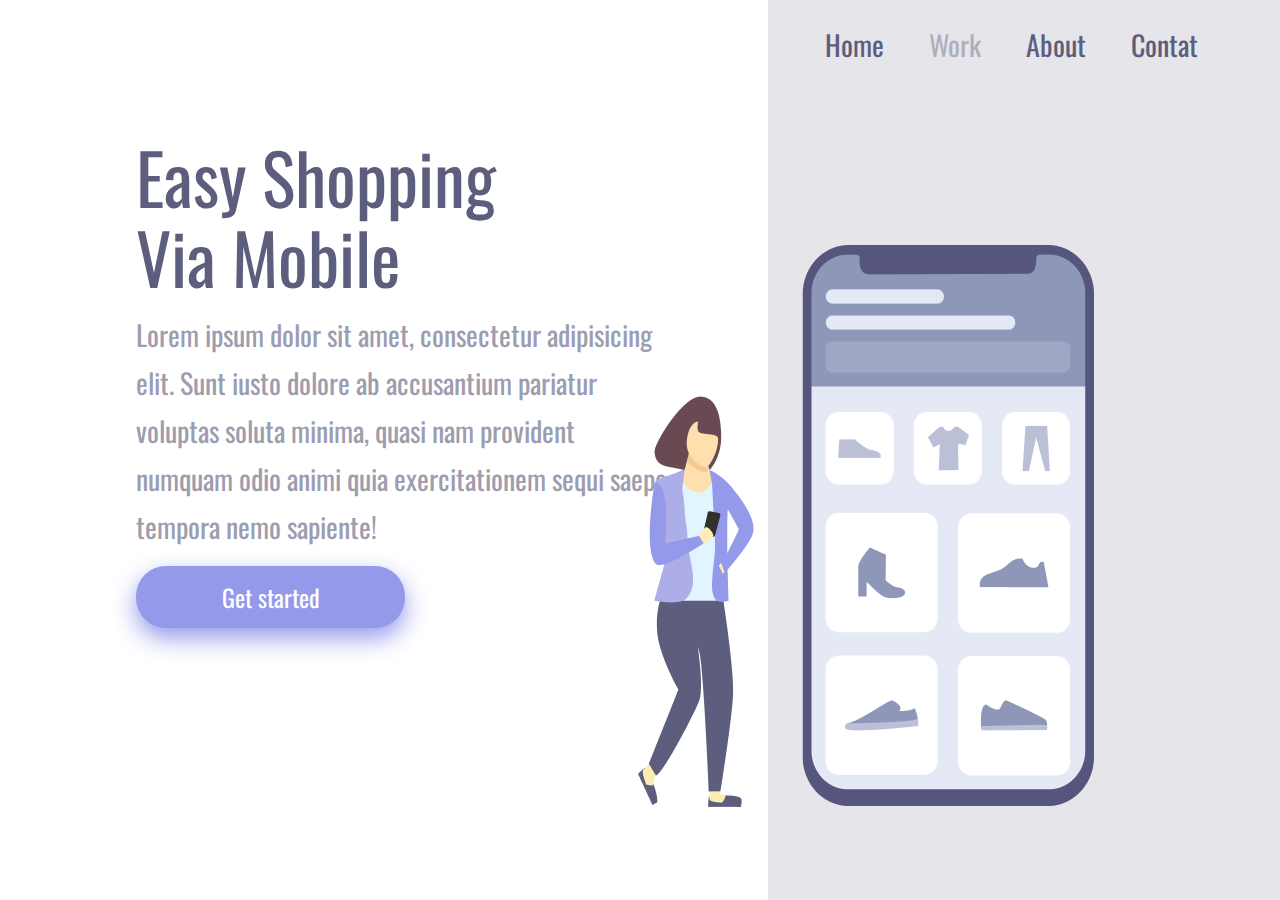
<file: index.html>
<!DOCTYPE html>
<html lang="en">

<head>
    <meta charset="UTF-8">
    <meta name="viewport" content="width=device-width, initial-scale=1.0">
    <link rel="stylesheet" href="./styles.css">
    </link>
    <link rel="preconnect" href="https://fonts.googleapis.com">
    <link rel="preconnect" href="https://fonts.gstatic.com" crossorigin>
    <link href="https://fonts.googleapis.com/css2?family=Oswald&family=Poppins:wght@400;500;700&display=swap"
        rel="stylesheet">
    <title>projeto</title>
</head>

<body>
    <div class="container">
        <section class="container-left">
            <h1>Easy Shopping
                Via Mobile</h1>
            <p>Lorem ipsum dolor sit amet, consectetur adipisicing elit. Sunt iusto dolore ab accusantium pariatur
                voluptas
                soluta minima, quasi nam provident numquam odio animi quia exercitationem sequi saepe tempora nemo
                sapiente!
            </p>
            <button> Get started</button>
        </section>

        <section class="container-right">
            <header>
                <a> Home</a>
                <a>Work</a>
                <a>About</a>
                <a>Contat</a>
               
            </header>
            <img alt="girl-cellphone" src="Illustration-3-3.png">
        </section>
    </div>
</body>

</html>
</file>
<file: styles.css>
* {
    margin: 0;
    padding: 0;
    box-sizing: border-box;
    font-family: 'Oswald', sans-serif;
}

.container {
    height: 100vh;
    width: 100vw;

}

.container-left {
    display: inline-block;
    width: 60%;
    padding: 136px;
    
}



.container-right {
    display: inline-block;
    background-color: rgba(93, 93, 125, 0.16);
    height: 100vh;
    width: 40%;
    position: absolute;

}

img {
    position: relative;
    top: 20%;
    right: 130px;

}

h1 {
    font-weight: 400;
    font-size: 70px;
    line-height: 80px;
    color: #5d5d7d;
    width: 368px;

}

p {
    font-weight: 400;
    font-size: 28px;
    line-height: 48px;
    color: #5d5d7d;
    opacity: 0.6;
    margin: 15px 0;
    width: 540px;
}

button {
    width: 269px;
    height: 62px;
    background: #9499ea;
    box-shadow: 0px 10px 24px rgba(148, 153, 234, 009799);
    font-size: 24px;
    line-height: 36px;
    text-align: center;
    color: #ffffff;
    border: none;
    border-radius: 30px;
    cursor: pointer;
}

button:hover {
    opacity: .8;
}

button:active {
    opacity: .5;

}

a{
font-size: 28px;
line-height: 41px;
color: #5d5d7d;
margin-right: 41px;
cursor: pointer;


}
a:nth-child(2) {
    opacity: 0.4;
}
a:hover{
opacity: 0.4;

}
a:active{
opacity:0.8 ;
}

header{
margin: 24px 0 0 57px;

}


@media screen and (max-width:900px ){
.container-left{
width: 100%;  
height: 50%;
padding: 0;
margin: 0;  
}
.container-right{
display: block;
height: auto;
width: 100%;
position: static;
padding: 40px;

}

img{
    position: static;
    max-width: 90%;
}

header{
    display: none;
}

h1{
font-size: 36px;
line-height: 52px;
width: auto;
margin: 58px 50px 0 50px;
line-height: center;
}

p{
margin: 15px 40px;
width: auto;
text-align: center;
font-size: 14px;
line-height: 24px;

}

button{
margin: 0 auto;
display: block;

}

}

@media screen and (max-width:330px ){
.container-left{
height: 70%;

}



}
</file>
